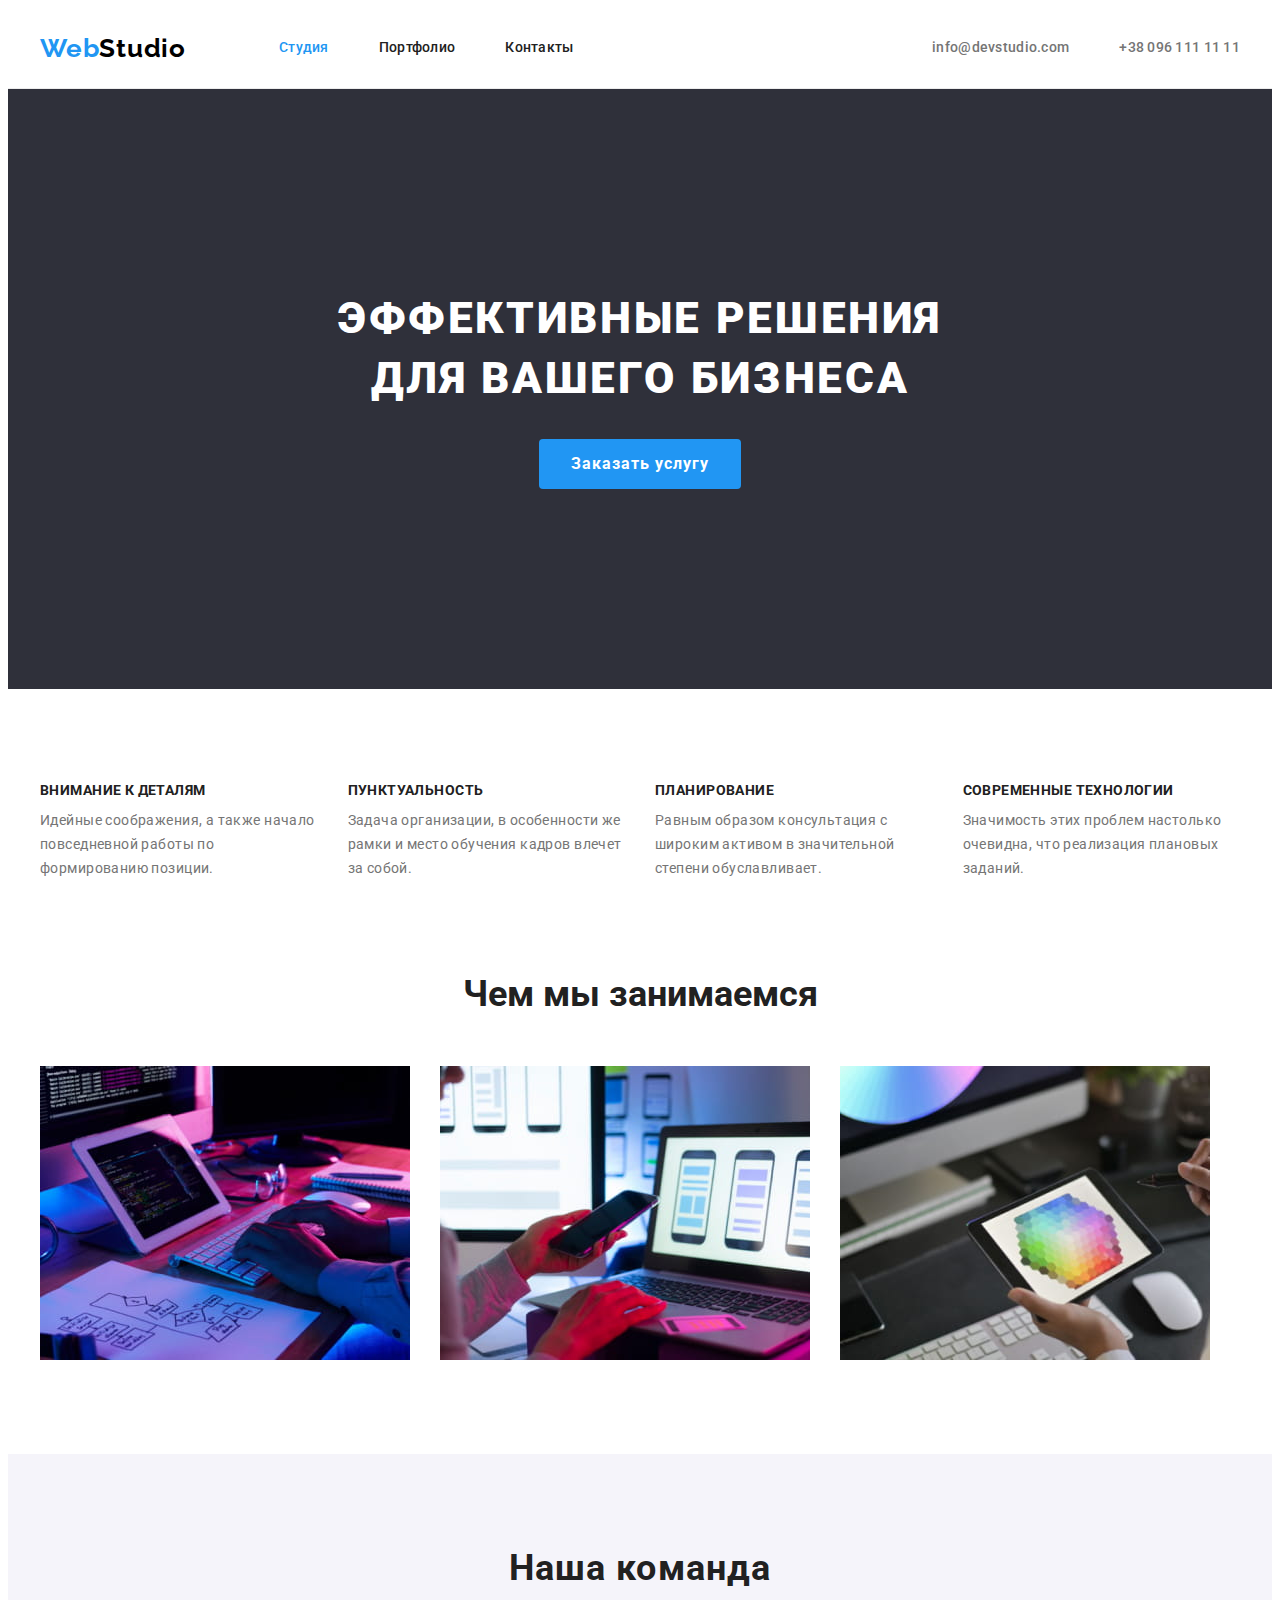
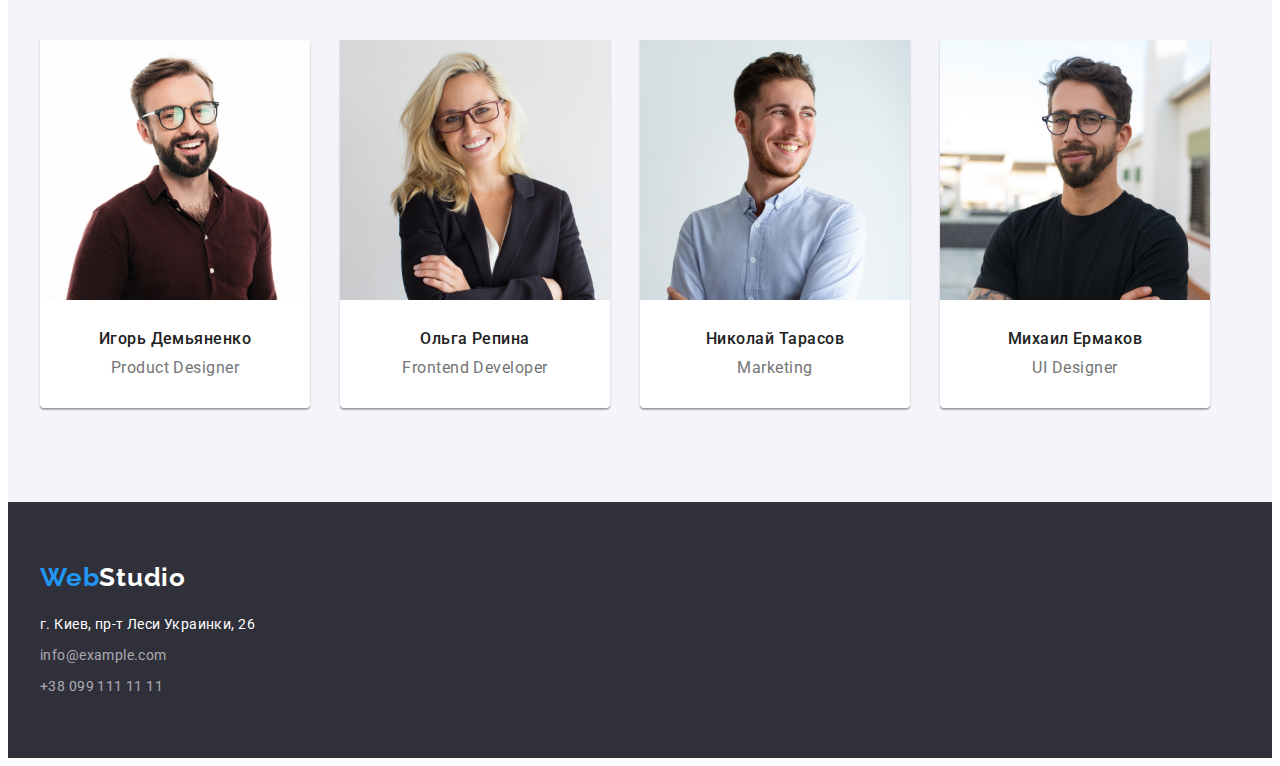
<file: index.html>
<!DOCTYPE html>
<html lang="ru">
  <head>
    <meta charset="UTF-8" />
    <meta http-equiv="X-UA-Compatible" content="IE=edge" />
    <meta name="viewport" content="width=device-width, initial-scale=1.0" />
    <link rel="preconnect" href="https://fonts.googleapis.com" />
    <link rel="preconnect" href="https://fonts.gstatic.com" crossorigin />
    <link
      href="https://fonts.googleapis.com/css2?family=Raleway:wght@700&family=Roboto:wght@400;500;700;900&display=swap"
      rel="stylesheet"
    />
    <link
      rel="stylesheet"
      href="https://cdnjs.cloudflare.com/ajax/libs/modern-normalize/1.1.0/modern-normalize.min.css"
      integrity="sha512-wpPYUAdjBVSE4KJnH1VR1HeZfpl1ub8YT/NKx4PuQ5NmX2tKuGu6U/JRp5y+Y8XG2tV+wKQpNHVUX03MfMFn9Q=="
      crossorigin="anonymous"
      referrerpolicy="no-referrer"
    />
    <link rel="stylesheet" href="./css/styles.css" />

    <title>Студия</title>
  </head>
  <body>
    <!--header-->
    <header class="header">
      <div class="conteiner header-conteiner">
        <nav class="nav">
          <a class="logo link" href="./index.html"><span class="logo-item">Web</span>Studio</a>
          <ul class="list menu-nav">
            <li class="item"><a class="nav-link link current" href="./index.html">Студия</a></li>
            <li class="item"><a class="nav-link link" href="http://google.com">Портфолио</a></li>
            <li class="item"><a class="nav-link link" href="./index.html">Контакты</a></li>
          </ul>
        </nav>
        <ul class="list list-contacts">
          <li class="item">
            <a class="link contact" href="mail:info@devstudio.com">info@devstudio.com</a>
          </li>
          <li class="item">
            <a class="link contact" href="tel:+380961111111">+38 096 111 11 11</a>
          </li>
        </ul>
      </div>
    </header>

    <main>
      <!--hero-->
      <section class="hero">
        <div class="conteiner">
          <h1 class="hero-title">Эффективные решения для вашего бизнеса</h1>
          <button class="hero-button" type="button">Заказать услугу</button>
        </div>
      </section>

      <!--services-->
      <section class="services section">
        <div class="conteiner services-flex">
          <h2 class="visualli-hedden">Наши преимущества</h2>
          <ul class="services-list list">
            <li class="services-item">
              <h3 class="title">Внимание к деталям</h3>
              <p class="text">
                Идейные соображения, а также начало повседневной работы по формированию позиции.
              </p>
            </li>
            <li class="services-item">
              <h3 class="title">Пунктуальность</h3>
              <p class="text">
                Задача организации, в особенности же рамки и место обучения кадров влечет за собой.
              </p>
            </li>
            <li class="services-item">
              <h3 class="title">Планирование</h3>
              <p class="text">
                Равным образом консультация с широким активом в значительной степени обуславливает.
              </p>
            </li>
            <li class="services-item">
              <h3 class="title">Современные технологии</h3>
              <p class="text">
                Значимость этих проблем настолько очевидна, что реализация плановых заданий.
              </p>
            </li>
          </ul>
        </div>
      </section>
      <!-- work -->
      <section class="work section">
        <div class="conteiner work-conteiner">
          <h2 class="work-title">Чем мы занимаемся</h2>
          <ul class="work-list list">
            <li class="work-item">
              <img src="./images/img1.jpg" alt="работа над кодом сайта" width="370" height="294" />
            </li>
            <li class="work-item">
              <img
                src="./images/img2.jpg"
                alt="работа над видом сайта для мобильних утройств"
                width="370"
                height="294"
              />
            </li>
            <li class="work-item">
              <img
                src="./images/img3.jpg"
                alt="работа над дизайном сайта"
                width="370"
                height="294"
              />
            </li>
          </ul>
        </div>
      </section>

      <!--team-->
      <section class="team section">
        <div class="conteiner">
          <h2 class="team-title">Наша команда</h2>
          <ul class="team-list list">
            <li class="time-item">
              <img
                src="./images/portret1.jpg"
                alt="Игорь Демьяненко сотрудник"
                width="270"
                height="260"
              />
              <div class="team-conteiner">
                <h3 class="title">Игорь Демьяненко</h3>
                <p class="text">Product Designer</p>
              </div>
            </li>
            <li class="time-item">
              <img
                src="./images/portret2.jpg"
                alt="Ольга Репина сотрудник"
                width="270"
                height="260"
              />
              <div class="team-conteiner">
                <h3 class="title">Ольга Репина</h3>
                <p class="text">Frontend Developer</p>
              </div>
            </li>
            <li class="time-item">
              <img
                src="./images/portret3.jpg"
                alt="Николай Тарасов сотрудник"
                width="270"
                height="260"
              />
              <div class="team-conteiner">
                <h3 class="title">Николай Тарасов</h3>
                <p class="text">Marketing</p>
              </div>
            </li>
            <li class="time-item">
              <img
                src="./images/portret4.jpg"
                alt="Михаил Ермаков сотрудник"
                width="270"
                height="260"
              />
              <div class="team-conteiner">
                <h3 class="title">Михаил Ермаков</h3>
                <p class="text">UI Designer</p>
              </div>
            </li>
          </ul>
        </div>
      </section>
    </main>

    <!--footer-->
    <footer class="footer">
      <div class="conteiner">
        <a class="logo-footer link" href="./index.html"><span class="logo-item">Web</span>Studio</a>

        <address>
          <ul class="list contact">
            <li class="contact-item">
              <a
                class="address-studio link"
                href="https://goo.gl/maps/S373YZFrBdUXJ2mw8"
                rel="noopener nofollow noreferrer"
                target="_blank"
              >
                г. Киев, пр-т Леси Украинки, 26
              </a>
            </li>
            <li class="contact-item">
              <a class="address-contact link" href="mail:info@example.com">info@example.com</a>
            </li>
            <li class="contact-item">
              <a class="address-contact link" href="tel:+380991111111">+38 099 111 11 11</a>
            </li>
          </ul>
        </address>
      </div>
    </footer>
  </body>
</html>
</file>
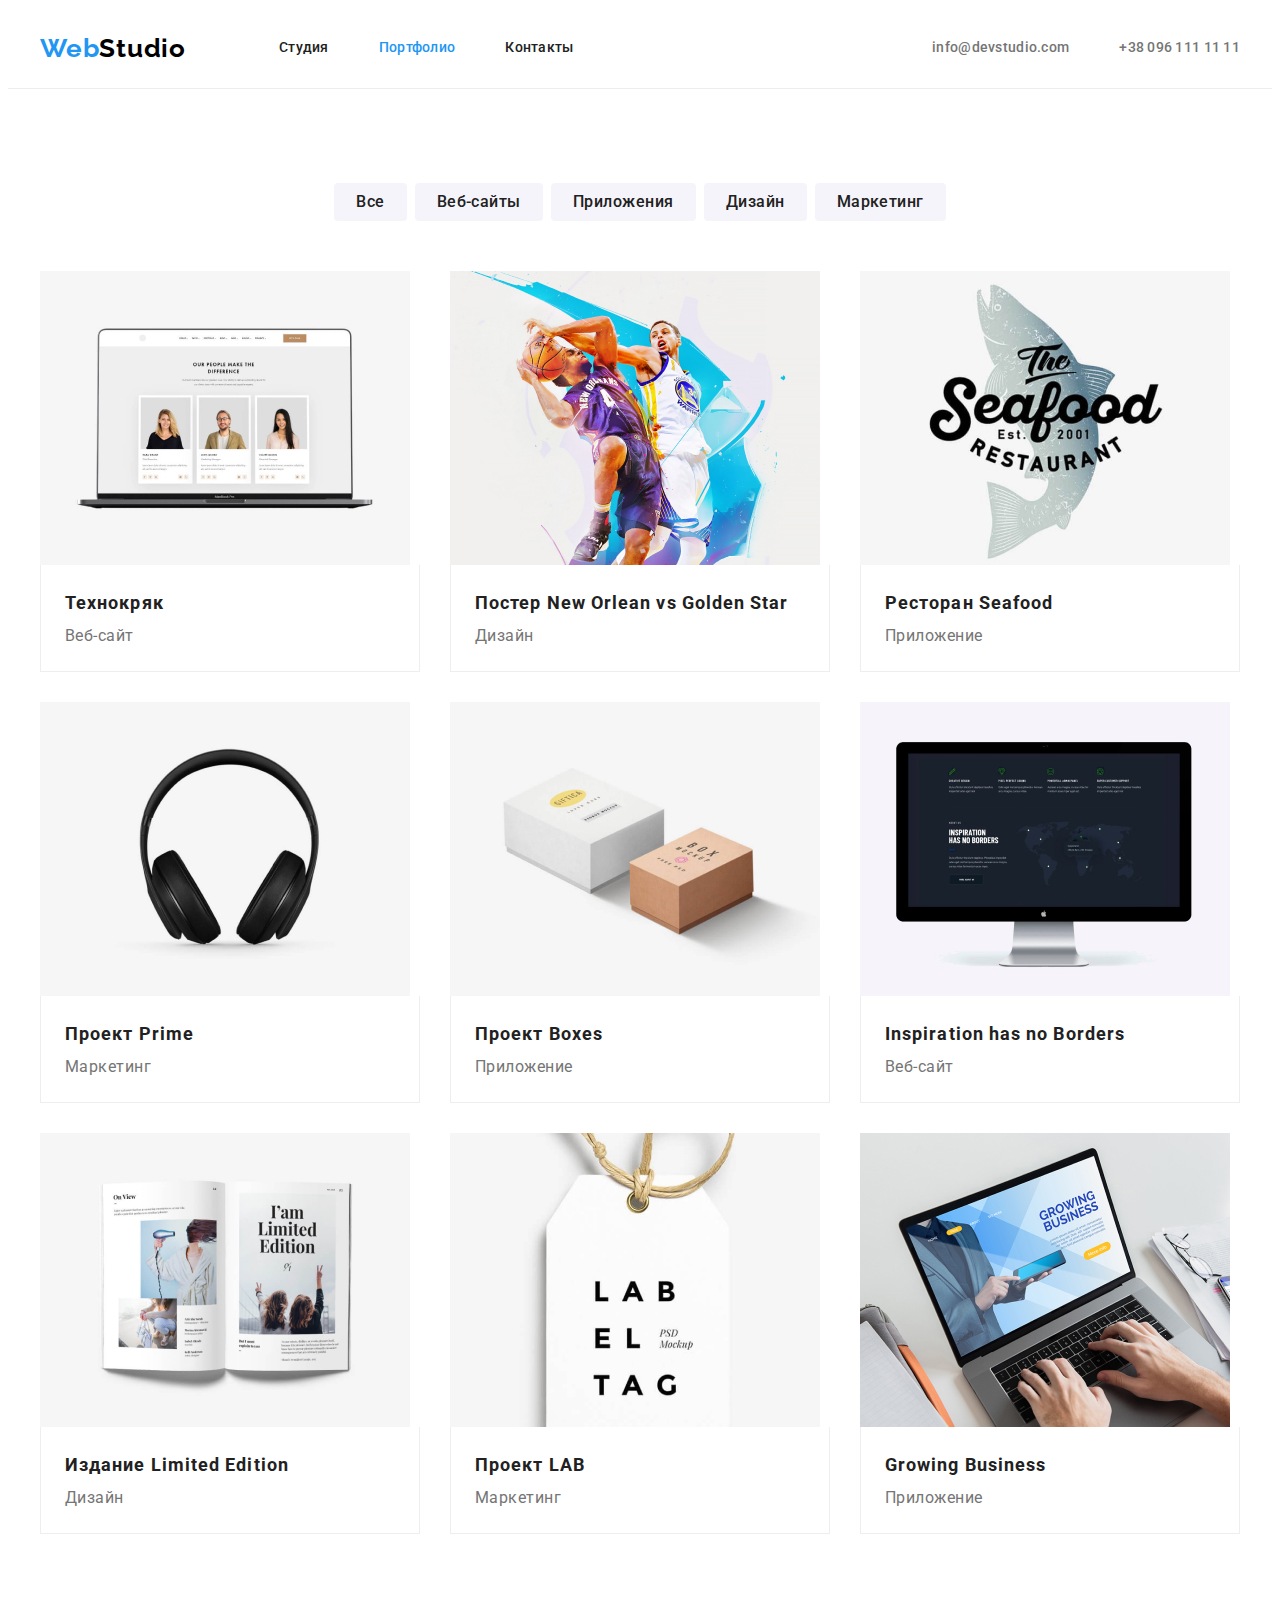
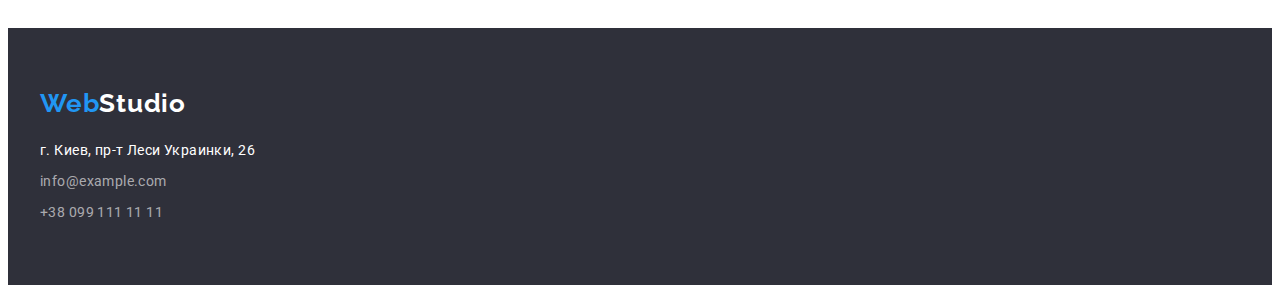
<file: portfolio.html>
<!DOCTYPE html>
<html lang="ru">
  <head>
    <meta charset="UTF-8" />
    <meta http-equiv="X-UA-Compatible" content="IE=edge" />
    <meta name="viewport" content="width=device-width, initial-scale=1.0" />
    <link rel="preconnect" href="https://fonts.googleapis.com" />
    <link rel="preconnect" href="https://fonts.gstatic.com" crossorigin />
    <link
      href="https://fonts.googleapis.com/css2?family=Raleway:wght@700&family=Roboto:wght@400;500;700;900&display=swap"
      rel="stylesheet"
    />
    <link
      rel="stylesheet"
      href="https://cdnjs.cloudflare.com/ajax/libs/modern-normalize/1.1.0/modern-normalize.min.css"
      integrity="sha512-wpPYUAdjBVSE4KJnH1VR1HeZfpl1ub8YT/NKx4PuQ5NmX2tKuGu6U/JRp5y+Y8XG2tV+wKQpNHVUX03MfMFn9Q=="
      crossorigin="anonymous"
      referrerpolicy="no-referrer"
    />
    <link rel="stylesheet" href="./css/styles.css" />

    <title>Портфолио</title>
  </head>
  <body>
    <!--header-->
    <header class="header">
      <div class="conteiner header-conteiner">
        <nav class="nav">
          <a class="logo link" href="./index.html"><span class="logo-item">Web</span>Studio</a>
          <ul class="list menu-nav">
            <li class="item">
              <a class="nav-link link" href="./index.html">Студия</a>
            </li>
            <li class="item">
              <a class="nav-link link current" href="./portfolio.html">Портфолио</a>
            </li>
            <li class="item"><a class="nav-link link" href="./index.html">Контакты</a></li>
          </ul>
        </nav>
        <ul class="list list-contacts">
          <li class="item">
            <a class="link contact" href="mail:info@devstudio.com">info@devstudio.com</a>
          </li>
          <li class="item">
            <a class="link contact" href="tel:+380961111111">+38 096 111 11 11</a>
          </li>
        </ul>
      </div>
    </header>

    <!-- Приклади робот -->
    <main>
      <section class="filter section">
        <div class="conteiner">
          <h1 class="visualli-hedden">наши работы</h1>
          <ul class="filter-list list">
            <li class="filter-item"><button class="button" type="button">Все</button></li>
            <li class="filter-item"><button class="button" type="button">Веб-сайты</button></li>
            <li class="filter-item"><button class="button" type="button">Приложения</button></li>
            <li class="filter-item"><button class="button" type="button">Дизайн</button></li>
            <li class="filter-item"><button class="button" type="button">Маркетинг</button></li>
          </ul>

          <ul class="project-list list">
            <li class="project-item">
              <a class="project-link" href="./portfolio.html"
                ><img
                  src="./images/portfolio-1.jpg"
                  alt="Веб-сайт Технокряк"
                  width="370"
                  height="294"
                />
                <div class="txt-conteiner">
                  <h2 class="title">Технокряк</h2>
                  <p class="text">Веб-сайт</p>
                </div>
              </a>
            </li>
            <li class="project-item">
              <a class="project-link" href="./portfolio.html"
                ><img
                  src="./images/portfolio-2.jpg"
                  alt="Дизайн Постер New Orlean vs Golden Star"
                  width="370"
                  height="294"
                />
                <div class="txt-conteiner">
                  <h2 class="title">Постер New Orlean vs Golden Star</h2>
                  <p class="text">Дизайн</p>
                </div>
              </a>
            </li>
            <li class="project-item">
              <a class="project-link" href="./portfolio.html"
                ><img
                  src="./images/portfolio-3.jpg"
                  alt="Приложение Ресторан Seafood"
                  width="370"
                  height="294"
                />
                <div class="txt-conteiner">
                  <h2 class="title">Ресторан Seafood</h2>
                  <p class="text">Приложение</p>
                </div>
              </a>
            </li>

            <li class="project-item">
              <a class="project-link" href="./portfolio.html"
                ><img
                  src="./images/portfolio-4.jpg"
                  alt="Маркетинг Проект Prime"
                  width="370"
                  height="294"
                />
                <div class="txt-conteiner">
                  <h2 class="title">Проект Prime</h2>
                  <p class="text">Маркетинг</p>
                </div>
              </a>
            </li>
            <li class="project-item">
              <a class="project-link" href="./portfolio.html"
                ><img
                  src="./images/portfolio-5.jpg"
                  alt="Приложение Проект Boxes"
                  width="370"
                  height="294"
                />
                <div class="txt-conteiner">
                  <h2 class="title">Проект Boxes</h2>
                  <p class="text">Приложение</p>
                </div>
              </a>
            </li>
            <li class="project-item">
              <a class="project-link" href="./portfolio.html"
                ><img
                  src="./images/portfolio-6.jpg"
                  alt="Веб-сайт Inspiration has no Border"
                  width="370"
                  height="294"
                />
                <div class="txt-conteiner">
                  <h2 class="title">Inspiration has no Borders</h2>
                  <p class="text">Веб-сайт</p>
                </div>
              </a>
            </li>
            <li class="project-item">
              <a class="project-link" href="./portfolio.html"
                ><img
                  src="./images/portfolio-7.jpg"
                  alt="Дизайн Издание Limited Edition"
                  width="370"
                  height="294"
                />
                <div class="txt-conteiner">
                  <h2 class="title">Издание Limited Edition</h2>
                  <p class="text">Дизайн</p>
                </div>
              </a>
            </li>
            <li class="project-item">
              <a class="project-link" href="./portfolio.html"
                ><img
                  src="./images/portfolio-8.jpg"
                  alt="Маркетинг Проект LAB"
                  width="370"
                  height="294"
                />
                <div class="txt-conteiner">
                  <h2 class="title">Проект LAB</h2>
                  <p class="text">Маркетинг</p>
                </div>
              </a>
            </li>
            <li class="project-item">
              <a class="project-link" href="./portfolio.html"
                ><img
                  src="./images/portfolio-9.jpg"
                  alt="Приложение Growing Business"
                  width="370"
                  height="294"
                />
                <div class="txt-conteiner">
                  <h2 class="title">Growing Business</h2>
                  <p class="text">Приложение</p>
                </div>
              </a>
            </li>
          </ul>
        </div>
      </section>
    </main>

    <!--footer-->
    <footer class="footer">
      <div class="conteiner">
        <a class="logo-footer link" href="./index.html"><span class="logo-item">Web</span>Studio</a>

        <address>
          <ul class="list contact">
            <li class="contact-item">
              <a
                class="address-studio link"
                href="https://goo.gl/maps/S373YZFrBdUXJ2mw8"
                rel="noopener nofollow noreferrer"
                target="_blank"
              >
                г. Киев, пр-т Леси Украинки, 26
              </a>
            </li>
            <li class="contact-item">
              <a class="address-contact link" href="mail:info@example.com">info@example.com</a>
            </li>
            <li class="contact-item">
              <a class="address-contact link" href="tel:+380991111111">+38 099 111 11 11</a>
            </li>
          </ul>
        </address>
      </div>
    </footer>
  </body>
</html>
</file>
<file: css/styles.css>
:root {
  /* fonts */
  --mein-txt: 'Roboto';
  --secondors-txt: 'Raleway';

  /* text color */
  --mein-text-color: #757575;
  --text-color: #212121;
  --footer-secondori-color: rgba(255, 255, 255, 0.6);
  --logo-txt-color: #000000;
  --white-txt-color: #ffffff;

  /* bg color */
  --hero-bg-color: #2f303a;
  --bg-team: #f5f4fa;
  --white-bg-color: #ffffff;

  /* others */
  --accent-color: #2196f3;
  --button-accent: #188ce8;
  --border-hero-cl: #ececec;
  --border-project-cl: #eeeeee;
}

body {
  color: var(--mein-text-color);
  background-color: var(--white-bg-color);
  font-family: var(--mein-txt), sans-serif;
  font-size: 14px;
}

p,
h1,
h2,
h3,
h4 {
  margin: 0;
}

img {
  display: block;
  max-width: 100%;
  height: auto;
}

address {
  font-style: normal;
}

.section {
  padding-top: 94px;
  padding-bottom: 94px;
}

.conteiner {
  width: 1200px;
  padding-left: 15px;
  padding-right: 15px;
  margin-right: auto;
  margin-left: auto;

  /* outline: 1px solid tomato; */
}

.link {
  text-decoration: none;
}

.list {
  margin: 0;
  padding: 0;
  list-style: none;
}

.visualli-hedden {
  position: absolute;
  width: 1px;
  height: 1px;
  margin: -1px;
  border: 0;
  padding: 0;

  white-space: nowrap;
  clip-path: inset(100%);
  clip: rect(0 0 0 0);
  overflow: hidden;
  pointer-events: none;
  position: absolute;
}
/* index.html */

/* header */

.header {
  border-bottom: 1px solid var(--border-hero-cl);
}

.nav .logo,
.logo-footer {
  color: var(--logo-txt-color);
  font-family: 'Raleway', sans-serif;
  font-weight: 700;
  font-size: 26px;
  line-height: 1.19;
  letter-spacing: 0.03em;
}

.logo.link {
  margin-right: 93px;
}

.logo-item {
  color: var(--accent-color);
}

/* header nav */

.menu-nav,
.list-contacts,
.header-conteiner,
.nav,
.logo.link {
  display: flex;
  align-self: center;
}

.menu-nav > .item:not(:last-child),
.list-contacts > .item:not(:last-child) {
  margin-right: 50px;
}

.nav-link {
  display: inline-block;
  padding-top: 32px;
  padding-bottom: 32px;

  color: var(--text-color);
  font-weight: 500;
  line-height: 1.14;
  letter-spacing: 0.02em;
}

/* header contact */

.list-contacts {
  margin-left: auto;
}

.link.contact {
  display: inline-block;
  padding-top: 32px;
  padding-bottom: 32px;

  color: var(--mein-text-color);
  font-weight: 500;
  line-height: 1.14;
  letter-spacing: 0.02em;
}

.list .link.current,
.list .link:hover,
.list .link:focus {
  color: var(--accent-color);
}

/* hero */

.hero {
  padding: 200px 0;
  background: var(--hero-bg-color);
}
.hero-title {
  display: block;
  width: 696px;
  margin-right: auto;
  margin-left: auto;
  margin-bottom: 30px;

  color: var(--white-txt-color);
  font-weight: 900;
  font-size: 44px;
  line-height: 1.36;
  text-align: center;
  letter-spacing: 0.06em;
  text-transform: uppercase;
}

.hero-button {
  display: block;
  min-width: 200px;
  min-height: 50px;
  margin-right: auto;
  margin-left: auto;
  border: 0;
  padding: 10px 32px;

  color: var(--white-txt-color);
  background-color: var(--accent-color);
  font-family: inherit;
  cursor: pointer;
  font-weight: 700;
  font-size: 16px;
  line-height: 1.88;
  letter-spacing: 0.06em;
  border-radius: 4px;
}

.hero-button:hover,
.hero-button:focus {
  background-color: var(--button-accent);
}

/* main */

.services .title {
  color: var(--text-color);
}

/* services */

.services-flex .services-list {
  display: flex;
  flex-wrap: wrap;
}

.services-item {
  width: 270px;
  margin-right: 30px;
  flex-basis: calc((100% - 90px) / 4);
}

.services-item:nth-child(4n) {
  margin-right: 0;
}

.services .title {
  margin-bottom: 10px;
  font-size: 14px;
  font-weight: 700;
  line-height: 1.14;
  letter-spacing: 0.03em;
  text-transform: uppercase;
}

.services .text {
  line-height: 1.71;
  letter-spacing: 0.03em;
}

/* work */

.work {
  padding-top: 0;
}

.work-title {
  margin-bottom: 50px;

  color: var(--text-color);
  font-weight: 700;
  font-size: 36px;
  line-height: 1.16;
  text-align: center;
}

.work-list {
  display: flex;
  flex-wrap: wrap;
}

.work-item {
  margin-right: 30px;
}

.work-item:nth-child(3n) {
  margin-right: 0;
}

/* team */

.team {
  background-color: var(--bg-team);
}

.team-title {
  margin-bottom: 50px;

  color: var(--text-color);
  font-weight: 700;
  font-size: 36px;
  line-height: 1.16;
  letter-spacing: 0.03em;
  text-align: center;
}

.team-list {
  display: flex;
  flex-wrap: wrap;
}

.time-item {
  flex-basis: calc((100% - 30 * 3) / 4);
  margin-right: 30px;

  background-color: #fff;
  box-shadow: 0px 1px 3px rgba(0, 0, 0, 0.12), 0px 1px 1px rgba(0, 0, 0, 0.14),
    0px 2px 1px rgba(0, 0, 0, 0.2);
  border-radius: 0px 0px 4px 4px;
}

.time-item:nth-child(4n) {
  margin-right: 0;
}

.team-conteiner {
  padding-top: 30px;
  padding-bottom: 30px;
}

.team-list .title {
  margin-bottom: 10px;

  text-align: center;
  color: var(--text-color);
  font-weight: 500;
  font-size: 16px;
  letter-spacing: 0.03em;
  line-height: 1.18;
}

.team .text {
  text-align: center;
  font-size: 16px;
  line-height: 1.18;
  letter-spacing: 0.03em;
}
/* footer */

.footer {
  padding-top: 60px;
  padding-bottom: 60px;

  background-color: var(--hero-bg-color);
}

.logo-footer {
  display: inline-block;
  margin-bottom: 20px;
  color: var(--white-txt-color);
}

.contact-item {
  margin-bottom: 7px;
}

.contact-item:last-child {
  margin-bottom: 0;
}

.contact .address-studio {
  color: var(--white-txt-color);
  line-height: 1.71;
  letter-spacing: 0.03em;
}

.contact .address-contact {
  color: var(--footer-secondori-color);
  line-height: 1.71;
  letter-spacing: 0.03em;
}

/* portfolio.html */

.filter-list {
  display: flex;
  justify-content: center;
  margin-bottom: 50px;
}

.filter-item:not(:last-child) {
  margin-right: 8px;
}

.filter .button {
  padding: 6px 22px;
  border: 0;

  color: var(--text-color);
  background: var(--bg-team);

  font-family: inherit;
  cursor: pointer;
  font-weight: 500;
  font-size: 16px;
  line-height: 1.62;
  letter-spacing: 0.03em;
  text-align: center;
  border-radius: 4px;
}
.filter .button:focus,
.filter .button:hover {
  background-color: var(--accent-color);
  color: var(--white-txt-color);

  box-shadow: 0px 3px 1px rgba(0, 0, 0, 0.1), 0px 1px 2px rgba(0, 0, 0, 0.08),
    0px 2px 2px rgba(0, 0, 0, 0.12);
}

.project-list {
  display: flex;
  flex-wrap: wrap;
}

.project-item {
  margin-right: 30px;
  margin-bottom: 30px;
  flex-basis: calc((100% - 30px * 2) / 3);
}

.project-item:nth-child(3n) {
  margin-right: 0;
}

.project-item:nth-last-child(-n + 3) {
  margin-bottom: 0;
}

.project-link {
  text-decoration: none;
}

.txt-conteiner {
  padding: 20px 24px;
  border-right: 1px solid var(--border-project-cl);
  border-bottom: 1px solid var(--border-project-cl);
  border-left: 1px solid var(--border-project-cl);
}

.project-list .title {
  color: var(--text-color);
  font-weight: 700;
  font-size: 18px;
  line-height: 2;
  letter-spacing: 0.06em;
}

.project-list .text {
  color: var(--mein-text-color);
  font-size: 16px;
  line-height: 1.88;
  letter-spacing: 0.03em;
}
</file>
